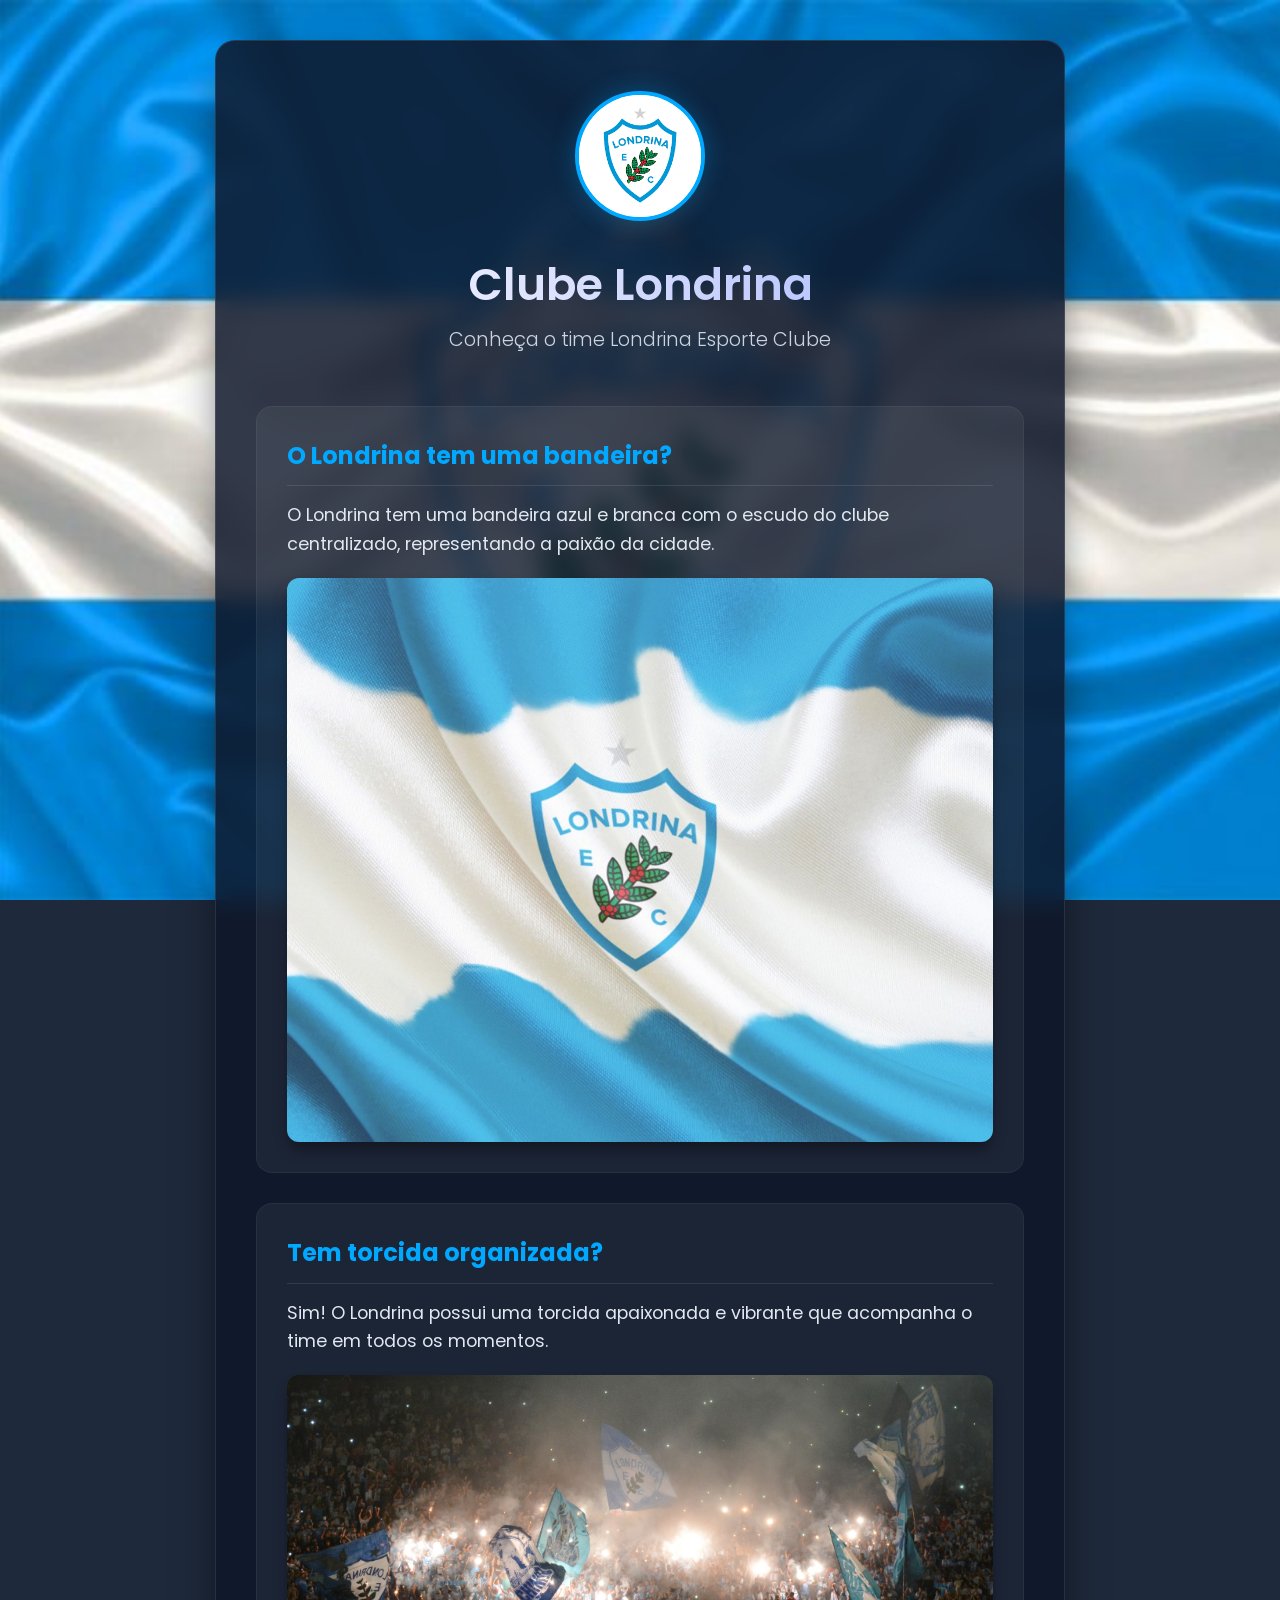
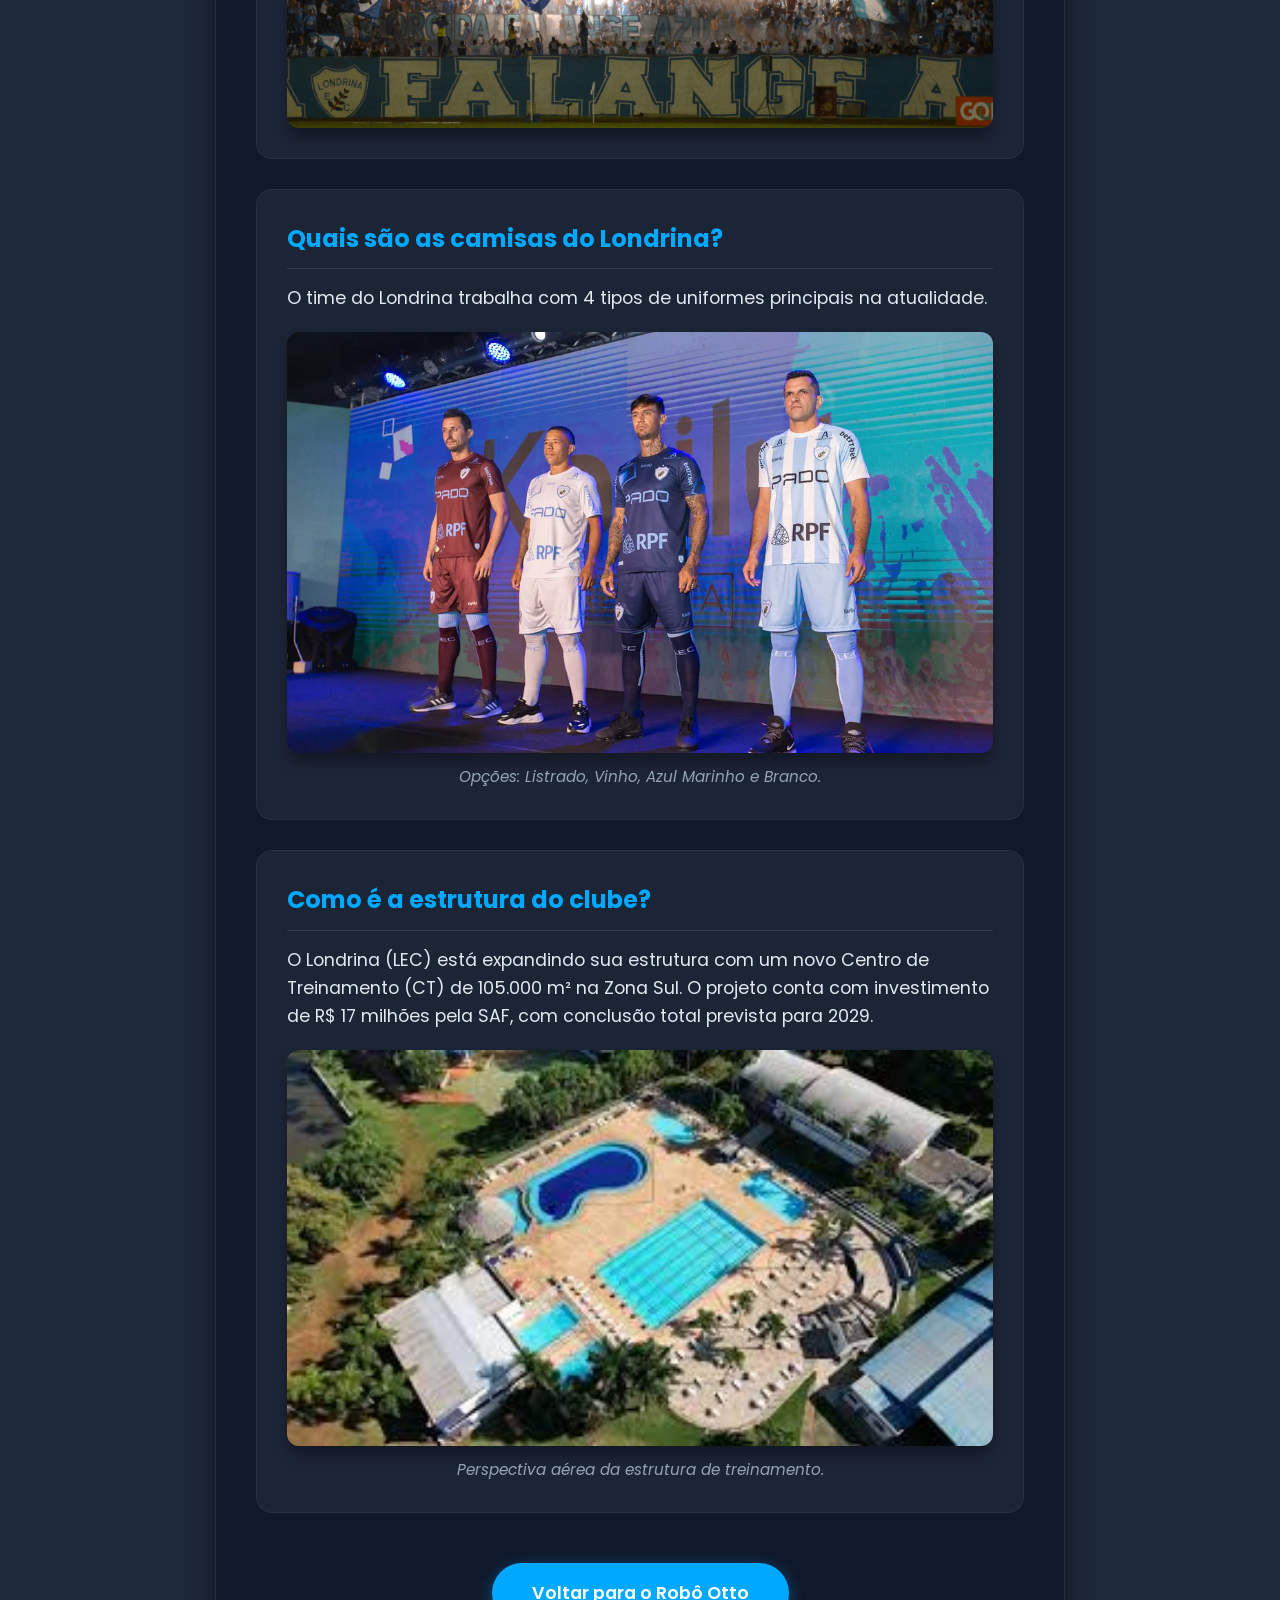
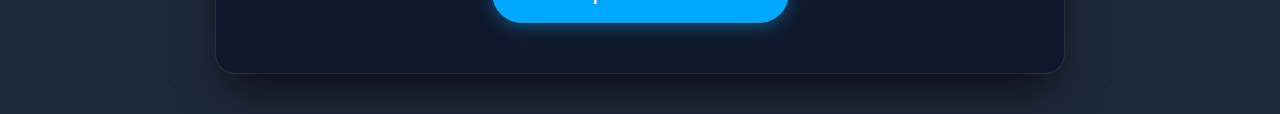
<file: produto.html>
<!DOCTYPE html>
<html lang="pt-BR">
<head>
    <meta charset="UTF-8">
    <meta name="viewport" content="width=device-width, initial-scale=1.0">
    <title>Clube Londrina</title>
    <link rel="preconnect" href="https://fonts.googleapis.com">
    <link rel="preconnect" href="https://fonts.gstatic.com" crossorigin>
    <link href="https://fonts.googleapis.com/css2?family=Poppins:wght@300;400;600&display=swap" rel="stylesheet">
    <link rel="stylesheet" href="CSS/styles.css">
</head>
<body class="bg-londrina">
    <main class="container">
        <header class="header">
            <img src="img/logoLondrina.png" alt="Logo do Londrina" class="logo-img">
            <h1 class="manchete">Clube Londrina</h1>
            <h2 class="headline">Conheça o time Londrina Esporte Clube</h2>
        </header>

        <article class="card">
            <h2>O Londrina tem uma bandeira?</h2>
            <p>O Londrina tem uma bandeira azul e branca com o escudo do clube centralizado, representando a paixão da cidade.</p>
            <figure class="image-wrapper">
                <img src="img/Bandeira.jpeg" alt="Bandeira Londrina">
            </figure>
        </article>

        <article class="card">
            <h2>Tem torcida organizada?</h2>
            <p>Sim! O Londrina possui uma torcida apaixonada e vibrante que acompanha o time em todos os momentos.</p>
            <figure class="image-wrapper">
                <img src="img/torcida.jpg" alt="Torcida Londrina">
            </figure>
        </article>

        <article class="card">
            <h2>Quais são as camisas do Londrina?</h2>
            <p>O time do Londrina trabalha com 4 tipos de uniformes principais na atualidade.</p>
            <figure class="image-wrapper">
                <img src="img/camisa.webp" alt="Camisa Londrina">
                <figcaption>Opções: Listrado, Vinho, Azul Marinho e Branco.</figcaption>
            </figure>
        </article>

        <article class="card">
            <h2>Como é a estrutura do clube?</h2>
            <p>O Londrina (LEC) está expandindo sua estrutura com um novo Centro de Treinamento (CT) de 105.000 m² na Zona Sul. O projeto conta com investimento de R$ 17 milhões pela SAF, com conclusão total prevista para 2029.</p>
            <figure class="image-wrapper">
                <img src="img/Estrutura.jpg" alt="Estrutura do Londrina">
                <figcaption>Perspectiva aérea da estrutura de treinamento.</figcaption>
            </figure>
        </article>

        <div class="btn-produto">
            <a href="index.html" class="btn">Voltar para o Robô Otto</a>
        </div>
    </main>

    <script src="JS/script.js"></script>
</body>
</html>
</file>
<file: CSS/styles.css>
/* Definição de Variáveis e Reset */
:root {
    --primary-color: #00a8ff;
    --primary-hover: #0097e6;
    --bg-overlay: rgba(15, 23, 42, 0.85); /* Fundo escuro transparente */
    --card-bg: rgba(255, 255, 255, 0.05); /* Fundo dos cartões */
    --text-color: #f8fafc;
    --font-main: 'Poppins', sans-serif;
}

* {
    box-sizing: border-box;
    margin: 0;
    padding: 0;
}

body {
    font-family: var(--font-main);
    color: var(--text-color);
    line-height: 1.6;
    min-height: 100vh;
    background-color: #1e293b; /* Fallback color */
    background-attachment: fixed;
    background-position: center;
    background-size: cover;
    display: flex;
    justify-content: center;
    padding: 40px 20px;
}

/* Planos de fundo baseados na página */
body.bg-otto { background-image: url("../img/bgotto.jpg"); }
body.bg-londrina { background-image: url("../img/fundo.jpg"); }

/* Container Principal com Glassmorphism */
.container {
    background: var(--bg-overlay);
    backdrop-filter: blur(12px);
    -webkit-backdrop-filter: blur(12px);
    border: 1px solid rgba(255, 255, 255, 0.1);
    max-width: 850px;
    width: 100%;
    border-radius: 20px;
    padding: 50px 40px;
    box-shadow: 0 25px 50px -12px rgba(0, 0, 0, 0.7);
}

/* Cabeçalho */
.header {
    text-align: center;
    margin-bottom: 50px;
}

.logo-img {
    width: 130px;
    height: 130px;
    border-radius: 50%;
    object-fit: contain;
    background: #fff; /* Fundo branco pra imagem não sumir */
    border: 4px solid var(--primary-color);
    margin-bottom: 20px;
    box-shadow: 0 0 25px rgba(0, 168, 255, 0.3);
}

.manchete {
    font-size: 2.8rem;
    font-weight: 600;
    margin-bottom: 5px;
    background: linear-gradient(90deg, #ffffff, #a5b4fc);
    -webkit-background-clip: text;
    -webkit-text-fill-color: transparent;
}

.headline {
    font-size: 1.2rem;
    font-weight: 300;
    color: #cbd5e1;
}

/* Estilo de Cartões para os Articles */
.card {
    background: var(--card-bg);
    border-radius: 16px;
    padding: 30px;
    margin-bottom: 30px;
    border: 1px solid rgba(255, 255, 255, 0.05);
    transition: transform 0.3s ease, box-shadow 0.3s ease;
}

.card:hover {
    transform: translateY(-5px);
    box-shadow: 0 10px 20px rgba(0, 0, 0, 0.3);
}

.card h2 {
    color: var(--primary-color);
    font-size: 1.5rem;
    margin-bottom: 15px;
    padding-bottom: 10px;
    border-bottom: 1px solid rgba(255, 255, 255, 0.1);
}

.card p {
    font-size: 1.1rem;
    color: #e2e8f0;
    margin-bottom: 20px;
}

/* Imagens e Vídeos */
.image-wrapper img, .modern-video {
    width: 100%;
    border-radius: 12px;
    box-shadow: 0 10px 15px -3px rgba(0, 0, 0, 0.4);
    display: block;
}

figcaption {
    margin-top: 12px;
    font-size: 0.95rem;
    color: #94a3b8;
    font-style: italic;
    text-align: center;
}

/* Tabela Moderna */
.table-container { overflow-x: auto; }

.modern-table {
    width: 100%;
    border-collapse: collapse;
    margin-top: 10px;
    background: rgba(0, 0, 0, 0.3);
    border-radius: 12px;
    overflow: hidden;
}

.modern-table th, .modern-table td {
    padding: 16px;
    text-align: left;
    border-bottom: 1px solid rgba(255, 255, 255, 0.05);
}

.modern-table th {
    background-color: rgba(0, 168, 255, 0.15);
    color: #fff;
    font-weight: 600;
}

.modern-table tbody tr:last-child td { border-bottom: none; }
.modern-table tbody tr:hover { background-color: rgba(255, 255, 255, 0.05); }

/* Botões */
.btn-produto {
    text-align: center;
    margin-top: 50px;
}

.btn {
    display: inline-block;
    background-color: var(--primary-color);
    color: #fff;
    text-decoration: none;
    padding: 16px 40px;
    border-radius: 50px;
    font-size: 1.1rem;
    font-weight: 600;
    transition: all 0.3s ease;
    box-shadow: 0 4px 15px rgba(0, 168, 255, 0.4);
    border: none;
    cursor: pointer;
}

.btn:hover {
    background-color: var(--primary-hover);
    transform: scale(1.05);
    box-shadow: 0 8px 25px rgba(0, 168, 255, 0.6);
}

/* Classes controladas pelo JavaScript (Animações) */
.js-hidden {
    opacity: 0;
    transform: translateY(30px);
    transition: opacity 0.8s ease-out, transform 0.8s ease-out;
}

.js-show {
    opacity: 1;
    transform: translateY(0);
}
</file>
